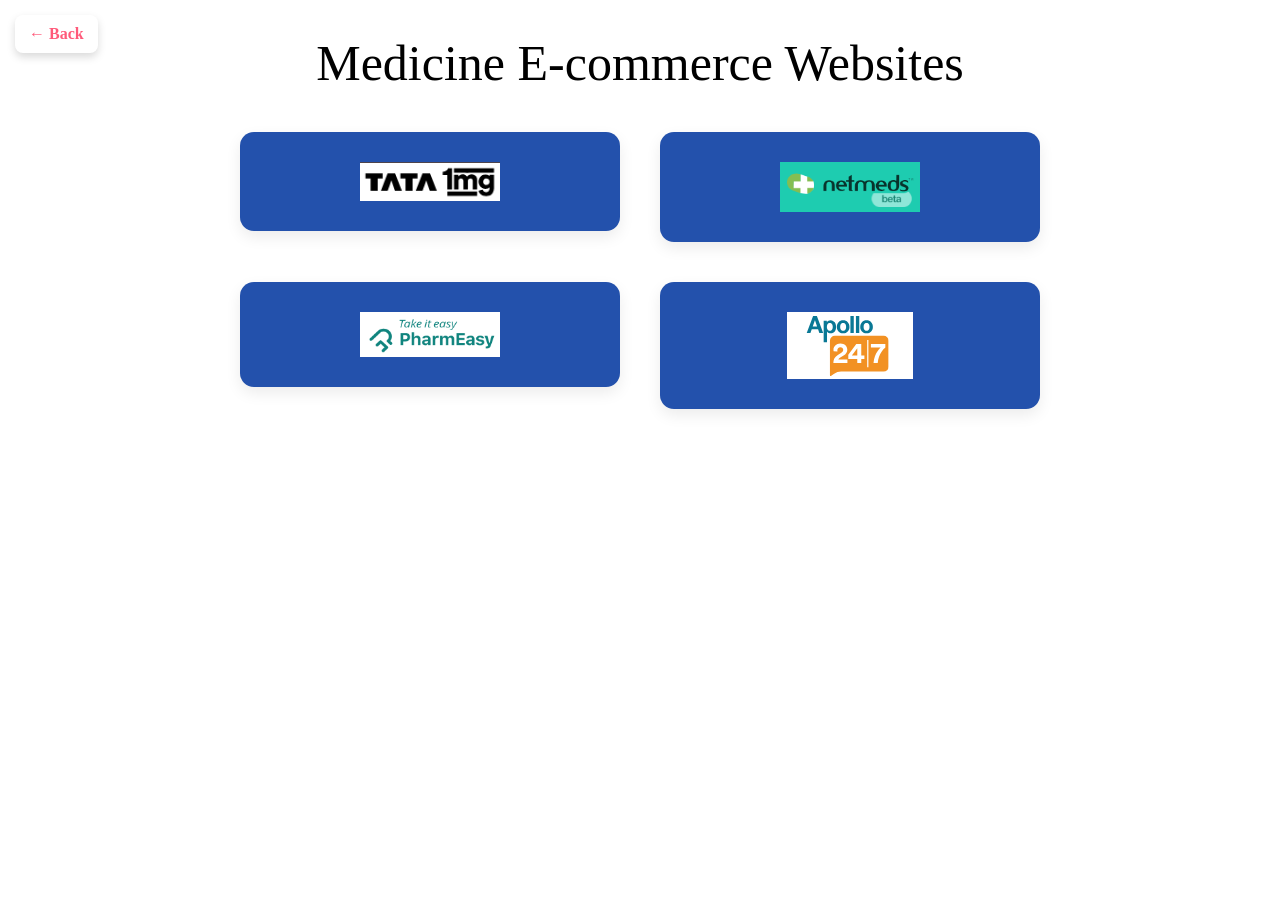
<file: availability.html>
<!DOCTYPE html>
<html lang="en">
<head>
<meta charset="UTF-8">
<title>Availability</title>
<!-- <link rel="stylesheet" href="style.css"> -->
 <style>
.container {
  width: 800px;
  margin: auto;
}

.container h1 {
  text-align: center;
  margin-bottom: 40px;
}

/* GRID APPLIED HERE 👇 */
.links {
  display: grid;
  grid-template-columns: repeat(2, 1fr);
  gap: 40px;
  padding: 0;
  list-style: none;
}

.link {
  display: flex;
  justify-content: center;
  align-items: center;
  background: #2351ac;
  padding: 30px;
  border-radius: 14px;
  box-shadow: 0 6px 15px rgba(0,0,0,0.08);
  transition: transform 0.3s ease;
}

.link:hover {
  transform: translateY(-5px);
}

.link img {
  max-width: 140px;
  height: auto;
}
@media (max-width: 600px) {
  .links {
    grid-template-columns: 1fr;
  }
}
.container h1{
    font-weight: 500;
    font-size: 50px;
}
.back-btn {
  position: fixed;
  top: 15px;
  left: 15px;
  background: white;
  color: #ff5a7a;
  padding: 10px 14px;
  border-radius: 8px;
  font-size: 16px;
  font-weight: bold;
  cursor: pointer;
  box-shadow: 0 4px 8px rgba(0,0,0,0.15);
  z-index: 1000;
  transition: background 0.3s, transform 0.2s;
}

.back-btn:hover {
  background: #ffe4ea;
  transform: translateX(-3px);
}

 </style>
</head>
<body>
    <!-- GO BACK BUTTON -->
<div class="back-btn" onclick="goBack()">
  ← Back
</div>
<div class="container">
  <h1>Medicine E-commerce Websites</h1>

  <ul class="links">
    <li>
      <a class="link" href="https://www.1mg.com" target="_blank">
        <img src="1mg logo.png" alt="1mg">
      </a>
    </li>

    <li>
      <a class="link" href="https://www.netmeds.com" target="_blank">
        <img src="netmeds.png" alt="Netmeds">
      </a>
    </li>

    <li>
      <a class="link" href="https://www.pharmeasy.in" target="_blank">
        <img src="pharmeasy.png" alt="PharmEasy">
      </a>
    </li>

    <li>
      <a class="link" href="https://www.apollo247.com" target="_blank">
        <img src="apollo247.png" alt="Apollo 247">
      </a>
    </li>
  </ul>
</div>
<script>
    function goBack() {
    window.history.back();
  }
</script>

</body>
</html>
</file>
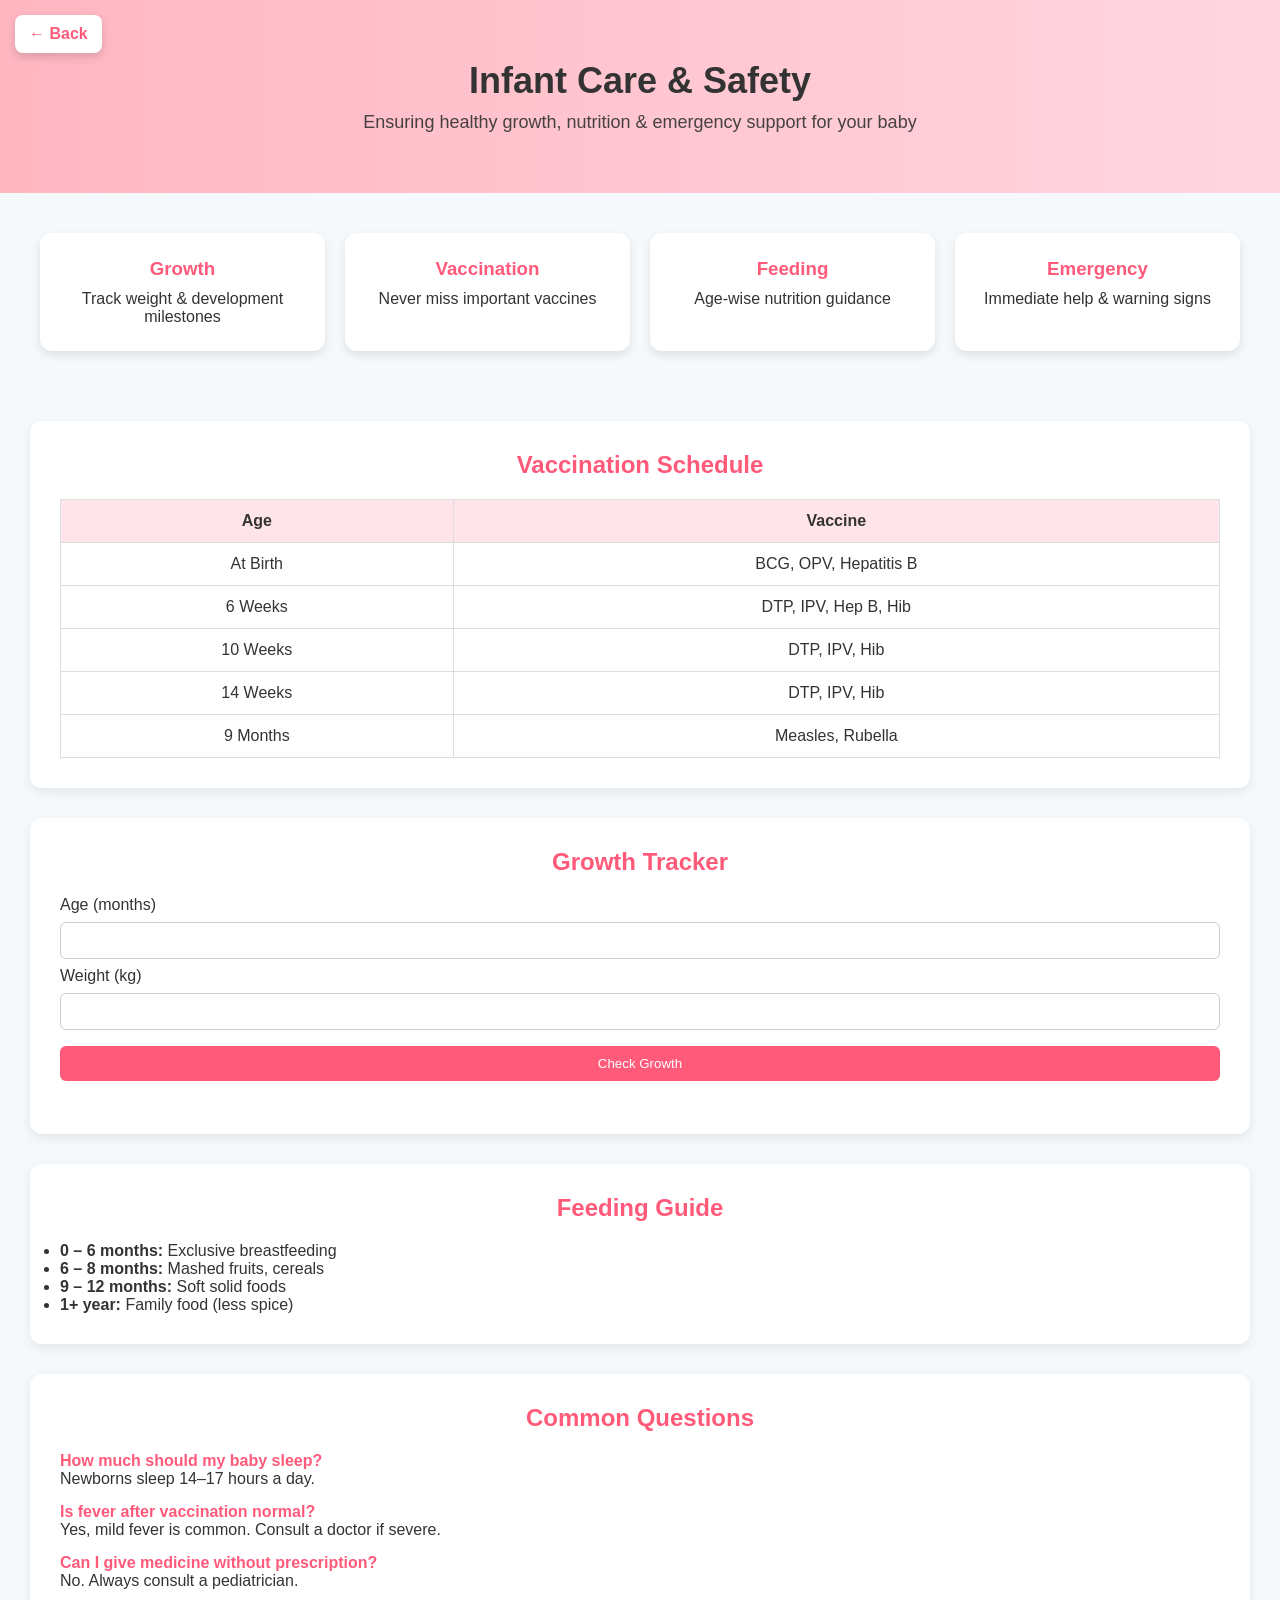
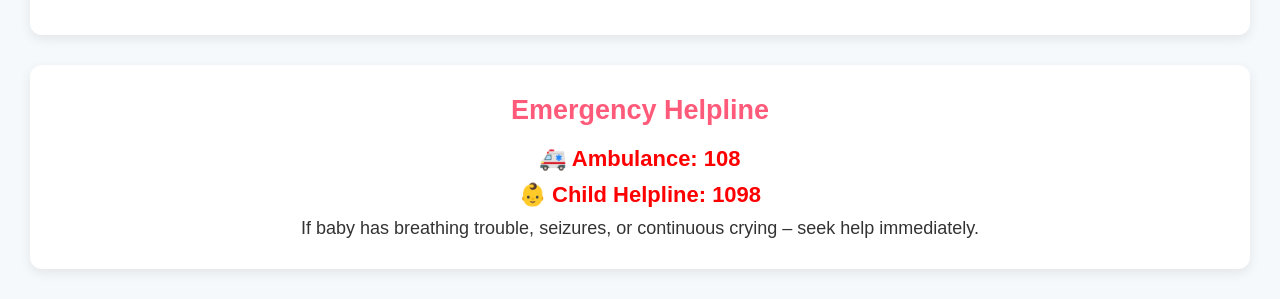
<file: infantcare.html>
<!DOCTYPE html>
<html lang="en">
<head>
  <meta charset="UTF-8">
  <title>Infant Care & Safety</title>
  <meta name="viewport" content="width=device-width, initial-scale=1.0">

  <style>
    * {
      margin: 0;
      padding: 0;
      box-sizing: border-box;
      font-family: Arial, sans-serif;
    }

    body {
      background: #f6f9fc;
      color: #333;
    }

    /* HERO SECTION */
    .hero {
      background: linear-gradient(to right, #ffb6c1, #ffd6e0);
      padding: 60px 20px;
      text-align: center;
    }

    .hero h1 {
      font-size: 36px;
      margin-bottom: 10px;
    }

    .hero p {
      font-size: 18px;
      opacity: 0.9;
    }

    /* FEATURE CARDS */
    .features {
      display: grid;
      grid-template-columns: repeat(auto-fit, minmax(200px, 1fr));
      gap: 20px;
      padding: 40px;
    }

    .feature-card {
      background: white;
      padding: 25px;
      border-radius: 12px;
      text-align: center;
      box-shadow: 0 4px 10px rgba(0,0,0,0.1);
      transition: transform 0.3s;
    }

    .feature-card:hover {
      transform: translateY(-5px);
    }

    .feature-card h3 {
      margin-bottom: 10px;
      color: #ff5a7a;
    }

    /* SECTIONS */
    section {
      background: white;
      margin: 30px;
      padding: 30px;
      border-radius: 12px;
      box-shadow: 0 4px 12px rgba(0,0,0,0.08);
    }

    section h2 {
      margin-bottom: 20px;
      color: #ff5a7a;
      text-align: center;
    }

    /* TABLE */
    table {
      width: 100%;
      border-collapse: collapse;
    }

    table th, table td {
      border: 1px solid #ddd;
      padding: 12px;
      text-align: center;
    }

    table th {
      background: #ffe4ea;
    }

    /* FORMS */
    input, select, button {
      width: 100%;
      padding: 10px;
      margin: 8px 0;
      border-radius: 6px;
      border: 1px solid #ccc;
    }

    button {
      background: #ff5a7a;
      color: white;
      border: none;
      cursor: pointer;
    }

    button:hover {
      background: #e64967;
    }

    .result {
      margin-top: 15px;
      font-weight: bold;
      text-align: center;
    }

    /* Q & A */
    .qa {
      margin-bottom: 15px;
    }

    .qa h4 {
      color: #ff5a7a;
    }

    /* EMERGENCY */
    .emergency {
      text-align: center;
      font-size: 18px;
    }

    .emergency span {
      display: block;
      margin: 10px 0;
      font-size: 22px;
      font-weight: bold;
      color: red;
    }
    .back-btn {
  position: fixed;
  top: 15px;
  left: 15px;
  background: white;
  color: #ff5a7a;
  padding: 10px 14px;
  border-radius: 8px;
  font-size: 16px;
  font-weight: bold;
  cursor: pointer;
  box-shadow: 0 4px 8px rgba(0,0,0,0.15);
  z-index: 1000;
  transition: background 0.3s, transform 0.2s;
}

.back-btn:hover {
  background: #ffe4ea;
  transform: translateX(-3px);
}

  </style>
</head>

<body>
  <!-- GO BACK BUTTON -->
<div class="back-btn" onclick="goBack()">
  ← Back
</div>


  <!-- HERO SECTION -->
  <div class="hero">
    <h1>Infant Care & Safety</h1>
    <p>Ensuring healthy growth, nutrition & emergency support for your baby</p>
  </div>

  <!-- QUICK FEATURE CARDS -->
  <div class="features">
    <div class="feature-card">
      <h3>Growth</h3>
      <p>Track weight & development milestones</p>
    </div>
    <div class="feature-card">
      <h3>Vaccination</h3>
      <p>Never miss important vaccines</p>
    </div>
    <div class="feature-card">
      <h3>Feeding</h3>
      <p>Age-wise nutrition guidance</p>
    </div>
    <div class="feature-card">
      <h3>Emergency</h3>
      <p>Immediate help & warning signs</p>
    </div>
  </div>

  <!-- VACCINATION SCHEDULE -->
  <section>
    <h2>Vaccination Schedule</h2>
    <table>
      <tr>
        <th>Age</th>
        <th>Vaccine</th>
      </tr>
      <tr>
        <td>At Birth</td>
        <td>BCG, OPV, Hepatitis B</td>
      </tr>
      <tr>
        <td>6 Weeks</td>
        <td>DTP, IPV, Hep B, Hib</td>
      </tr>
      <tr>
        <td>10 Weeks</td>
        <td>DTP, IPV, Hib</td>
      </tr>
      <tr>
        <td>14 Weeks</td>
        <td>DTP, IPV, Hib</td>
      </tr>
      <tr>
        <td>9 Months</td>
        <td>Measles, Rubella</td>
      </tr>
    </table>
  </section>

  <!-- GROWTH TRACKER -->
  <section>
    <h2>Growth Tracker</h2>

    <label>Age (months)</label>
    <input type="number" id="age">

    <label>Weight (kg)</label>
    <input type="number" id="weight">

    <button onclick="checkGrowth()">Check Growth</button>

    <div class="result" id="growthResult"></div>
  </section>

  <!-- FEEDING GUIDE -->
  <section>
    <h2>Feeding Guide</h2>
    <ul>
      <li><b>0 – 6 months:</b> Exclusive breastfeeding</li>
      <li><b>6 – 8 months:</b> Mashed fruits, cereals</li>
      <li><b>9 – 12 months:</b> Soft solid foods</li>
      <li><b>1+ year:</b> Family food (less spice)</li>
    </ul>
  </section>

  <!-- Q & A -->
  <section>
    <h2>Common Questions</h2>

    <div class="qa">
      <h4>How much should my baby sleep?</h4>
      <p>Newborns sleep 14–17 hours a day.</p>
    </div>

    <div class="qa">
      <h4>Is fever after vaccination normal?</h4>
      <p>Yes, mild fever is common. Consult a doctor if severe.</p>
    </div>

    <div class="qa">
      <h4>Can I give medicine without prescription?</h4>
      <p>No. Always consult a pediatrician.</p>
    </div>
  </section>

  <!-- EMERGENCY HELPLINE -->
  <section class="emergency">
    <h2>Emergency Helpline</h2>
    <span>🚑 Ambulance: 108</span>
    <span>👶 Child Helpline: 1098</span>
    <p>If baby has breathing trouble, seizures, or continuous crying – seek help immediately.</p>
  </section>

  <script>
    function checkGrowth() {
      const age = document.getElementById("age").value;
      const weight = document.getElementById("weight").value;
      const result = document.getElementById("growthResult");

      if (!age || !weight) {
        result.innerText = "Please enter all details.";
        return;
      }

      if (weight < 5) {
        result.innerText = "Underweight – consult pediatrician.";
      } else if (weight >= 5 && weight <= 10) {
        result.innerText = "Normal growth 👍";
      } else {
        result.innerText = "Above average – consult doctor.";
      }
    }
    
  function goBack() {
    window.history.back();
  }


  </script>

</body>
</html>
</file>
<file: style.css>
body { font-family: Arial, sans-serif; background: #f0f4f8; padding: 20px; }
h1,h2 { text-align: center; color: #2563eb; }
.container { background: white; padding: 20px; border-radius: 12px; margin-bottom: 20px; max-width: 800px; margin-left:auto; margin-right:auto; }
input[type="file"], input[type="text"] { width: 100%; padding: 10px; margin: 10px 0; border-radius: 8px; border: 1px solid #ccc; }
button { padding: 10px 20px; border:none; border-radius:8px; background:#2563eb; color:white; cursor:pointer; margin-right:5px; }
button:hover { background:#1d4ed8; }
#ocrResult { white-space: pre-wrap; padding:10px; background:#f1f1f1; border-radius:8px; max-height:300px; overflow-y:auto; }
#ocrStatus { margin-bottom: 10px; font-weight: bold; color: #2563eb; }
#map { width: 100%; height: 400px; border-radius:12px; margin-top:10px; }
.img-btn { display:inline-block; text-align:center; width:45%; margin:10px; padding:15px; background:#7af6ee; border-radius:12px; cursor:pointer; border:none; }
.img-btn img { width: 80px; }
.img-btn h2 { margin-top:10px; text-transform:uppercase; color:#000; }
/* ---------- HERO IMAGE ---------- */
.hero img {
  width: 100%;
  height: 280px;
  object-fit: cover;
  display: block;
}

/* ---------- NAVBAR ---------- */
.navbar {
  display: flex;
  justify-content: space-between;
  align-items: center;
  padding: 12px 25px;
  background: #79ced6;
  border-bottom: 0px solid #e5e7eb;
  position: sticky;
  top: 0;
  z-index: 100;
}

/* LEFT LINKS */
/* NAV LINKS */
.nav-left a {
  position: relative;
  padding: 8px 14px;
  border-radius: 8px;
  text-decoration: none;
  color: #374151;
  font-weight: 100;
  font-size: 18px;
  transition: all 0.3s ease;
}

.nav-left a:hover {
  background: #e0e7ff;
  color: #2563eb;
}
.nav-left a.active {
  background: #2563eb;
  color: white;
}
/* SMOOTH SCALE EFFECT (optional but premium) */
.nav-left a:hover,
.nav-left a.active {
  transform: translateY(-1px);
}

/* RIGHT SEARCH */
.nav-right {
  display: flex;
  gap: 8px;
}

.nav-right input {
  padding: 7px 10px;
  border-radius: 6px;
  border: 1px solid #d1d5db;
  width: 200px;
}

.nav-right button {
  padding: 7px 10px;
  border: none;
  border-radius: 6px;
  cursor: pointer;
  background: #2563eb;
  color: white;
}

.nav-right button:last-child {
  background: #10b981;
}

/* STATUS TEXT */
.nav-status {
  text-align: right;
  padding: 5px 25px;
  color: #2563eb;
  font-size: 14px;
}


/* ---------- MOBILE RESPONSIVE ---------- */
@media (max-width: 768px) {
  .hero img {
    height: 200px;
  }

  .navbar {
    flex-wrap: wrap;
    gap: 12px;
  }
}
/* ---------- IMAGE SLIDER ---------- */
.slider {
  width: 100%;
  height: 350px;
  position: relative;
  overflow: hidden;
}

.slide {
  position: absolute;
  width: 100%;
  height: 100%;
  object-fit: cover;
  opacity: 0;
  transition: opacity 1s ease-in-out;
}

.slide.active {
  opacity: 1;
}

/* Arrow buttons */
.arrow {
  position: absolute;
  top: 50%;
  transform: translateY(-50%);
  background: rgba(0,0,0,0.5);
  color: white;
  border: none;
  font-size: 28px;
  padding: 10px 15px;
  cursor: pointer;
  border-radius: 50%;
  z-index: 10;
}

.arrow.left {
  left: 15px;
}

.arrow.right {
  right: 15px;
}

.arrow:hover {
  background: rgba(0,0,0,0.8);
}

/* Mobile */
@media (max-width: 768px) {
  .slider {
    height: 180px;
  }
}
/* ---------- PROVIDING SECTION ---------- */
.services {
  text-align: center;
  padding: 60px 20px;
  background: #f9fafb;
}

.services h2 {
  font-size: 32px;
  margin-bottom: 40px;
  color: #1f2937;
}

/* CARD GRID */
.card-container {
  display: grid;
  grid-template-columns: repeat(auto-fit, minmax(220px, 1fr));
  gap: 25px;
  max-width: 1100px;
  margin: auto;
}

/* CARD STYLE */
.service-card {
  background: #B4F2F8;
  border-radius: 16px;
  padding: 25px 20px;
  box-shadow: 0 10px 25px rgba(0,0,0,0.08);
  cursor: pointer;
  transition: all 0.3s ease;
}

.service-card:hover {
  transform: translateY(-8px);
  box-shadow: 0 15px 35px rgba(0,0,0,0.15);
}

/* CARD IMAGE */
.service-card img {
  width: 80px;
  margin-bottom: 15px;
}

/* TEXT */
.service-card h3 {
  font-size: 20px;
  margin-bottom: 8px;
  color: #061433;
}

.service-card p {
  font-size: 14px;
  color: #6b7280;
}
.view-features-box{
  width: fit-content;
  margin: 20px auto 35px auto;
  padding: 14px 40px;
  border: 2px solid #000000;
  border-radius: 12px;
  font-size: 18px;
  font-weight: 600;
  color: #778cb9;
  cursor: pointer;
  transition: all 0.3s ease;
  background: white;
}

/* Hover effect */
.view-features-box:hover{
  background: #000103;
  color: white;
  transform: translateY(-2px);
  box-shadow: 0 8px 20px rgba(37,99,235,0.25);
}
/* Prescription Upload Card */
.upload-container {
  max-width: 520px;
  margin: 50px auto;
  background: #ffffff;
  padding: 25px;
  border-radius: 16px;
  box-shadow: 0 10px 30px rgba(0,0,0,0.08);
  text-align: center;
}
#upload-icon{
  height:180px;
  width: 180px;
}

/* Title */
.upload-container h1 {
  font-size: 22px;
  margin-bottom: 15px;
  color: #1e3a8a;
}

/* File Input Styling */
.upload-container input[type="file"] {
  width: 100%;
  padding: 14px;
  border: 2px dashed #93c5fd;
  border-radius: 12px;
  background: #f8fafc;
  cursor: pointer;
  margin-bottom: 15px;
}

/* Buttons */
.upload-container button {
  padding: 12px 20px;
  border: none;
  border-radius: 10px;
  background: #2563eb;
  color: white;
  font-size: 15px;
  cursor: pointer;
  margin: 6px;
  transition: 0.3s ease;
}

.upload-container button:hover {
  background: #1d4ed8;
  transform: translateY(-1px);
}

/* Disabled Next Button */
.upload-container button:disabled {
  background: #c7d2fe;
  cursor: not-allowed;
  transform: none;
}

/* OCR Status */
#ocrStatus {
  margin-top: 10px;
  font-size: 14px;
  font-weight: 500;
  color: #2563eb;
}

/* OCR Result (optional preview) */
#ocrResult {
  margin-top: 12px;
  padding: 10px;
  background: #f1f5f9;
  border-radius: 10px;
  font-size: 13px;
  max-height: 120px;
  overflow-y: auto;
}
/* MAIN SECTION */
.prescription-section {
  text-align: center;
  padding: 60px 20px;
  background: #f8fafc;
}

.prescription-section h2 {
  font-size: 28px;
  color: #1e3a8a;
}

.prescription-section .subtitle {
  margin-top: 8px;
  color: #475569;
  font-size: 15px;
}

/* LAYOUT FIX */
.prescription-layout {
  display: grid;
  grid-template-columns: 1fr 1.2fr 1fr;
  gap: 30px;
  align-items: stretch;   /* IMPORTANT */
}

/* CENTER UPLOADER */
.upload-card {
  background: white;
  padding: 30px;
  border-radius: 18px;
  box-shadow: 0 15px 40px rgba(0,0,0,0.1);
}

.upload-icon {
  width: 80px;
  margin-bottom: 10px;
}

.upload-card h3 {
  margin-bottom: 15px;
  color: #1e40af;
}

.upload-card input[type="file"] {
  width: 100%;
  padding: 12px;
  border: 2px dashed #93c5fd;
  border-radius: 12px;
  margin-bottom: 12px;
}

.upload-card button {
  width: 100%;
  padding: 12px;
  margin-top: 8px;
  background: #2563eb;
  border: none;
  border-radius: 10px;
  color: white;
  cursor: pointer;
}

.upload-card button:disabled {
  background: #c7d2fe;
  cursor: not-allowed;
}
#leftimage{
  border-radius: 25%;
}
#rightimage{
  border-radius: 25%;
}
/* FEATURE + UPLOADER SAME HEIGHT */
.feature-card,
.upload-card {
  height: 100%;
}
/* FEATURE CARD */
.feature-card {
  position: relative;
  background: rgb(171, 234, 235);
  border-radius: 18px;
  box-shadow: 0 12px 30px rgba(0,0,0,0.08);
  overflow: hidden;
  display: flex;
  align-items: center;
  justify-content: center;
}

/* IMAGE — FULLY VISIBLE */
.feature-card img {
  max-width: 85%;
  max-height: 85%;
  object-fit: contain;
  transition: 0.4s ease;
}

/* HOVER CONTENT */
.feature-content {
  position: absolute;
  inset: 0;
  background: #2563eb;
  color: white;
  padding: 30px;
  opacity: 0;
  transition: 0.4s ease;
  display: flex;
  flex-direction: column;
  justify-content: center;
  text-align: center;
}

/* HOVER EFFECT */
.feature-card:hover img {
  opacity: 0;
}

.feature-card:hover .feature-content {
  opacity: 1;
}

.feature-content h3 {
  margin-bottom: 10px;
}

/* RESPONSIVE */
@media (max-width: 900px) {
  .prescription-layout {
    grid-template-columns: 1fr;
  }
}
/* FOOTER */
.footer {
  background: #0f172a;
  color: #e5e7eb;
  padding: 60px 20px 20px;
  margin-top: 80px;
}

.footer-container {
  max-width: 1200px;
  margin: auto;
  display: grid;
  grid-template-columns: repeat(auto-fit, minmax(220px, 1fr));
  gap: 40px;
}

.footer-section h3,
.footer-section h4 {
  color: #38bdf8;
  margin-bottom: 12px;
}

.footer-section p {
  font-size: 14px;
  line-height: 1.6;
  color: #cbd5f5;
}

.footer-section ul {
  list-style: none;
  padding: 0;
}

.footer-section ul li {
  margin-bottom: 8px;
  font-size: 14px;
}

.footer-section a {
  display: block;
  color: #cbd5f5;
  text-decoration: none;
  margin-bottom: 8px;
  font-size: 14px;
}

.footer-section a:hover {
  color: #38bdf8;
}

/* LOGO */
.footer-logo {
  width: 150px;
  margin-bottom: 10px;
}

/* BOTTOM BAR */
.footer-bottom {
  border-top: 1px solid rgba(255,255,255,0.1);
  margin-top: 40px;
  padding-top: 15px;
  text-align: center;
  font-size: 13px;
  color: #94a3b8;
}
#teamname{
  font-weight: 600;
  font-size: 40px;
  color: #000000;
  align-items: center;
}
.team{
  background-color: #B4F2F8;
  width: 400px;
  display: flex;
  justify-content: center;
  align-items: center;
  justify-items: center;
  border-radius: 25px;
}
.teams{
  display: flex;
  justify-content: center;
  align-items: center;

}
.message { margin:8px 0; }

.user-message { text-align:right; }
.user-message .bubble{
  display:inline-block;
  background:linear-gradient(135deg,#667eea,#764ba2);
  color:white;
  padding:10px 14px;
  border-radius:18px 18px 4px 18px;
  max-width:80%;
  
}

.bot-message .bubble{
  display:inline-block;
  background:white;
  color:#333;
  padding:10px 14px;
  border-radius:18px 18px 18px 4px;
  max-width:80%;
  box-shadow:0 2px 8px rgba(0,0,0,0.1);
}

.typing span{
  display:inline-block;
  width:6px;
  height:6px;
  background:#667eea;
  border-radius:50%;
  margin:0 2px;
  animation:bounce 1.4s infinite;
}

@keyframes bounce{
  0%,80%,100%{transform:translateY(0)}
  40%{transform:translateY(-6px)}
}
</file>
